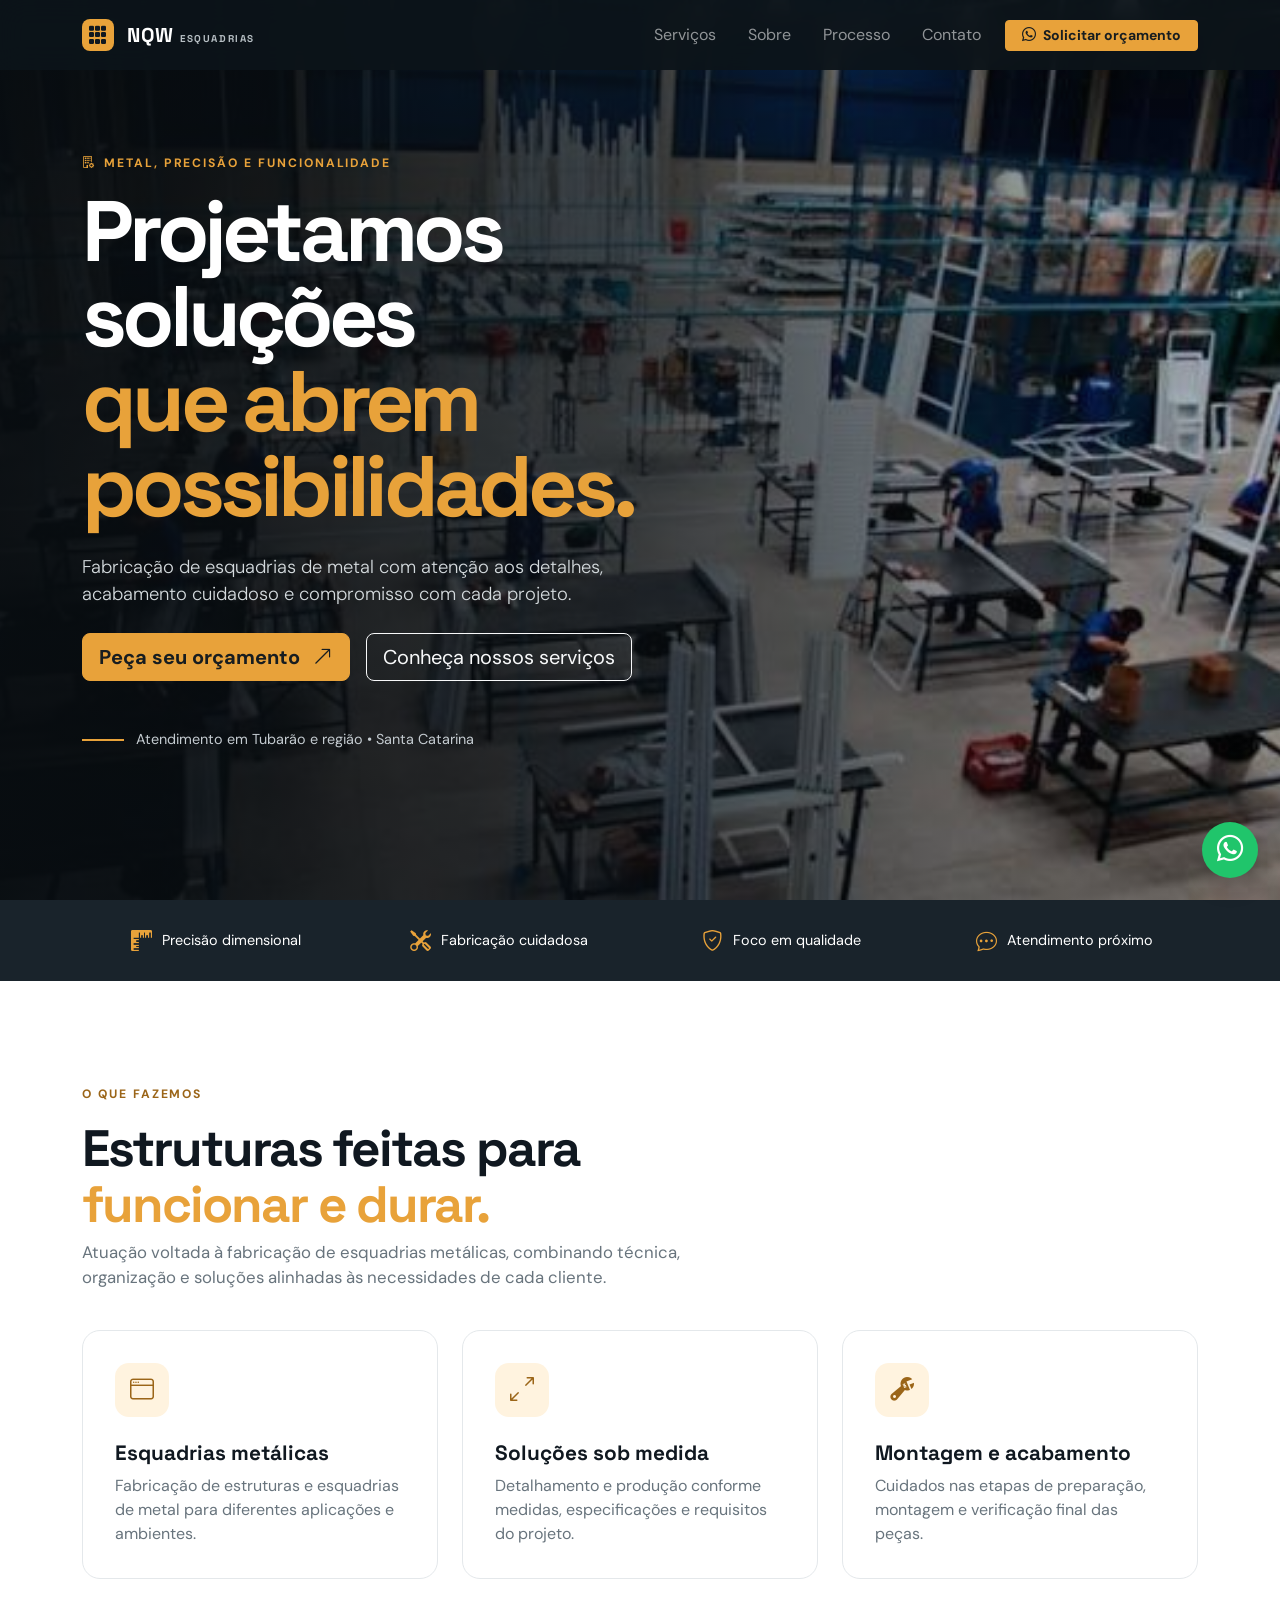
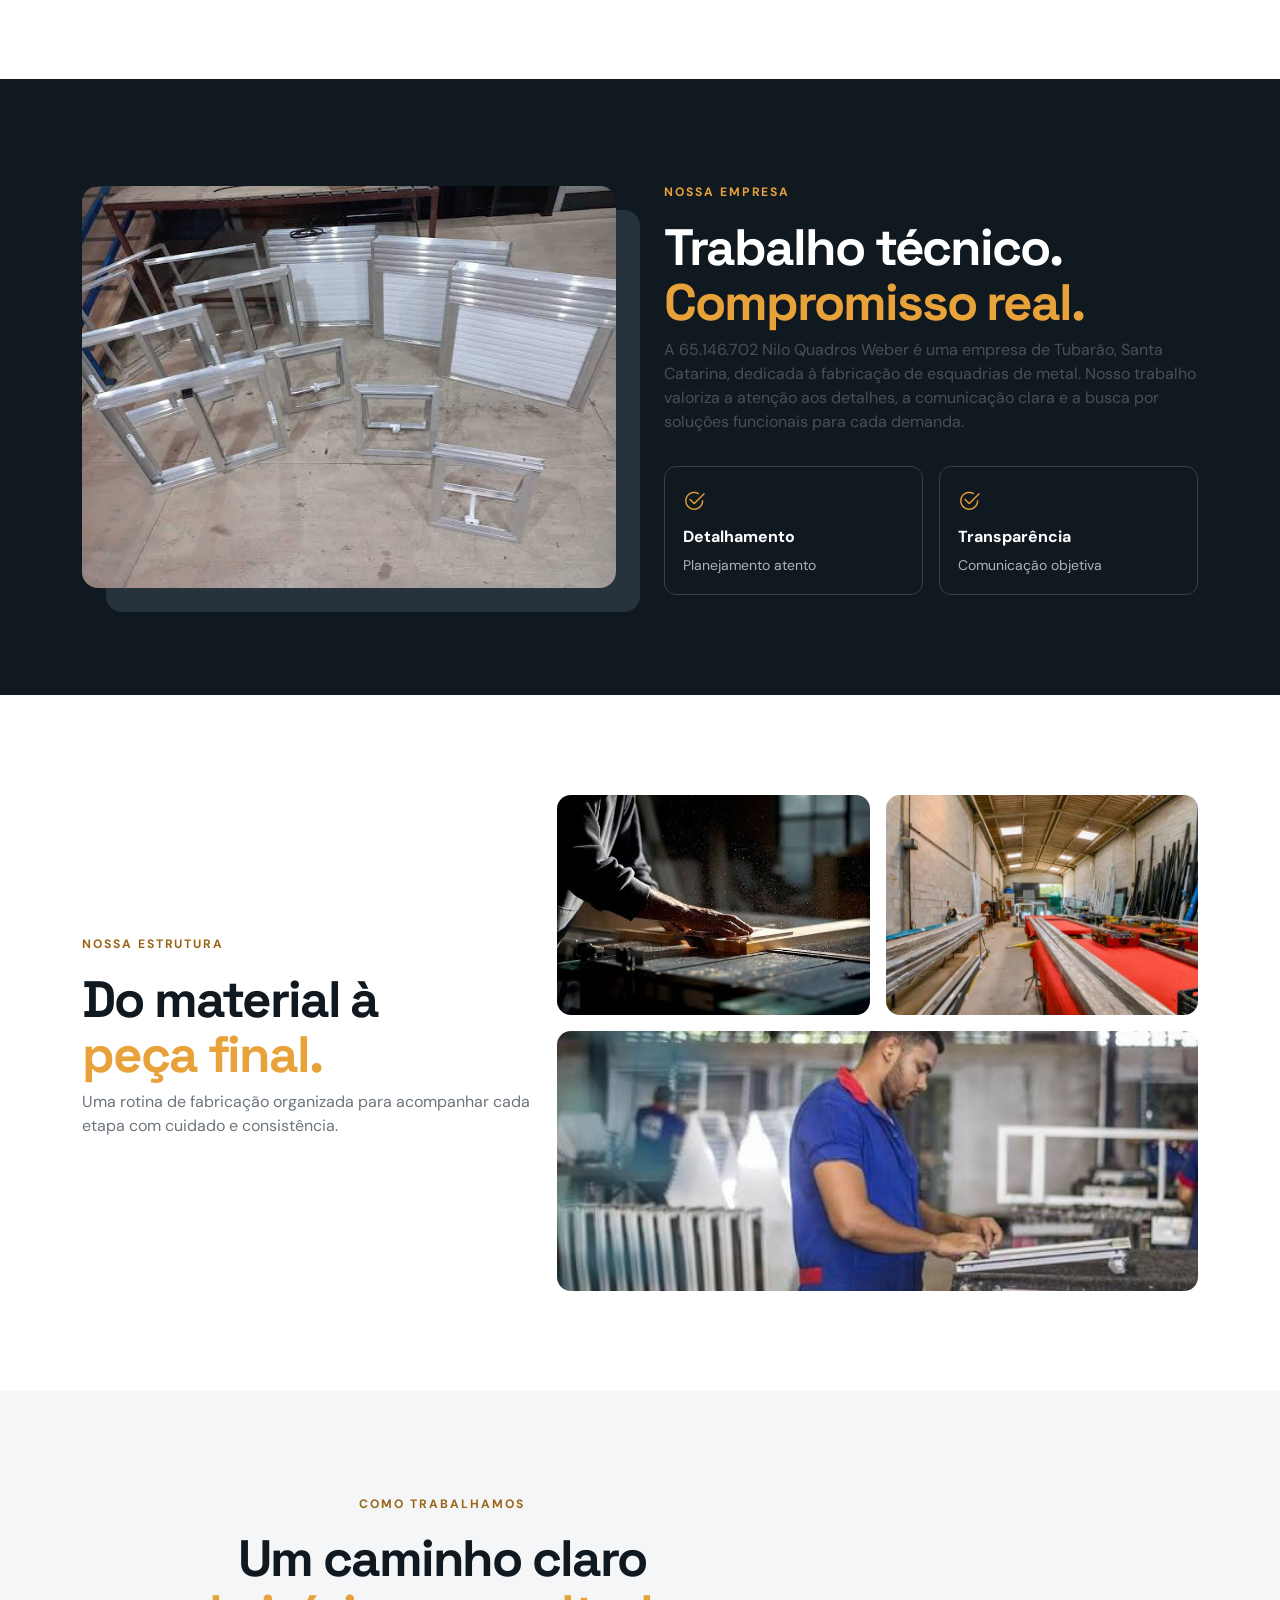
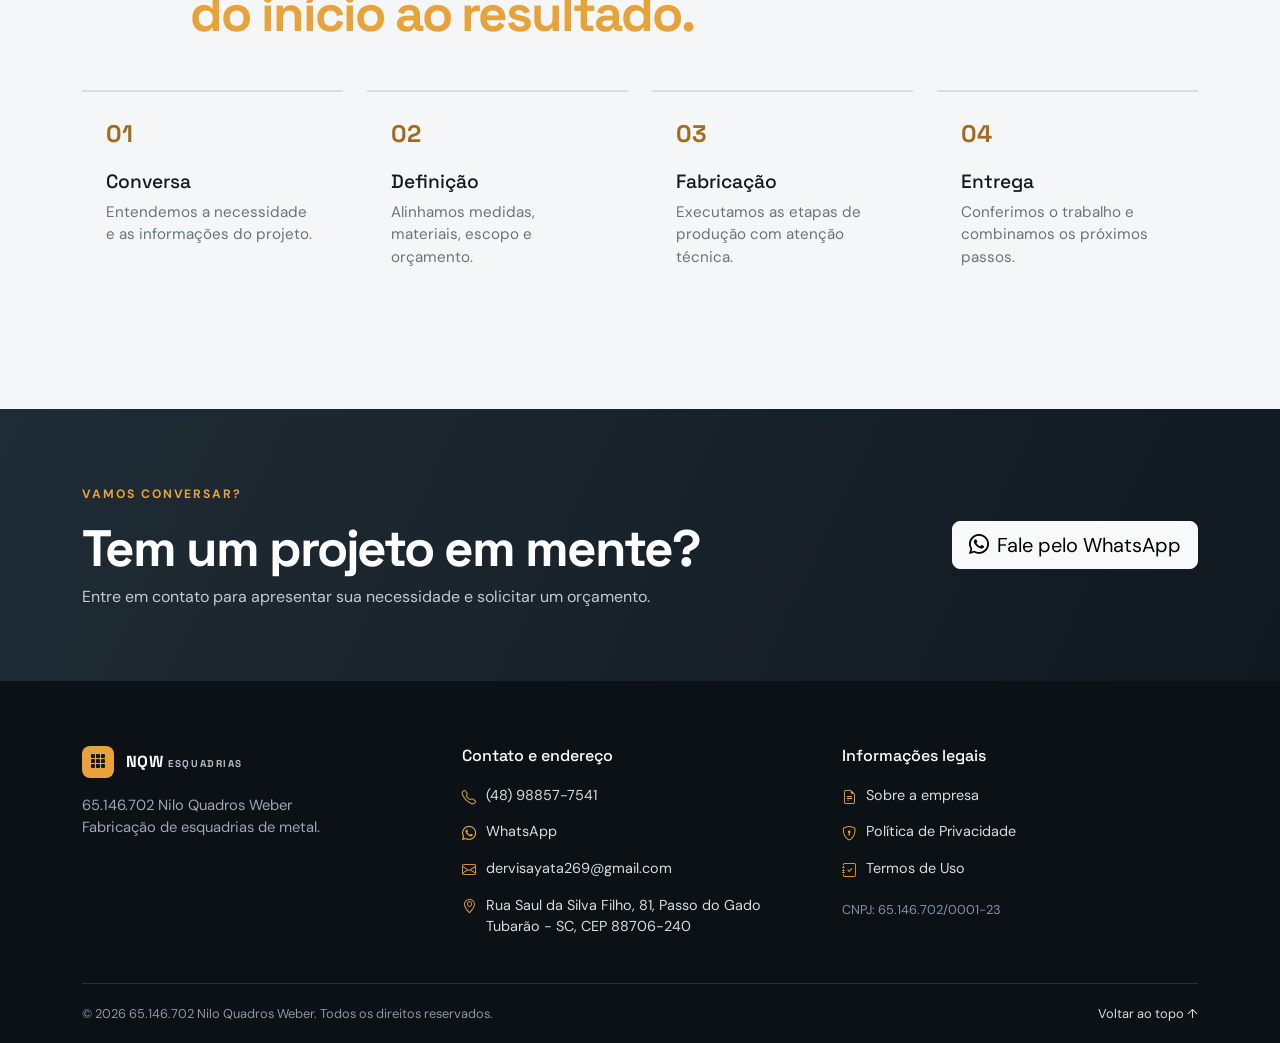
<file: index.html>
<!doctype html>
<html lang="pt-BR">
<head>
  <meta charset="utf-8">
  <meta name="viewport" content="width=device-width, initial-scale=1">
  <meta name="description" content="65.146.702 Nilo Quadros Weber — fabricação de esquadrias de metal em Tubarão, Santa Catarina.">
  <meta name="theme-color" content="#101820">
  <title>65.146.702 Nilo Quadros Weber | Esquadrias de Metal</title>
  <link href="https://cdn.jsdelivr.net/npm/bootstrap@5.3.3/dist/css/bootstrap.min.css" rel="stylesheet">
  <link href="https://cdn.jsdelivr.net/npm/bootstrap-icons@1.11.3/font/bootstrap-icons.min.css" rel="stylesheet">
  <link href="styles.css" rel="stylesheet">
</head>
<body>
<nav class="navbar navbar-expand-lg navbar-dark fixed-top nav-glass">
  <div class="container">
    <a class="navbar-brand fw-bold" href="#inicio"><span class="brand-mark"><i class="bi bi-grid-3x3-gap-fill"></i></span> NQW <span class="brand-sub">ESQUADRIAS</span></a>
    <button class="navbar-toggler" type="button" data-bs-toggle="collapse" data-bs-target="#navMain" aria-label="Abrir menu"><span class="navbar-toggler-icon"></span></button>
    <div class="collapse navbar-collapse" id="navMain">
      <ul class="navbar-nav ms-auto align-items-lg-center gap-lg-3">
        <li class="nav-item"><a class="nav-link" href="#servicos">Serviços</a></li>
        <li class="nav-item"><a class="nav-link" href="#empresa">Sobre</a></li>
        <li class="nav-item"><a class="nav-link" href="#processo">Processo</a></li>
        <li class="nav-item"><a class="nav-link" href="#contato">Contato</a></li>
        <li class="nav-item"><a class="btn btn-accent btn-sm px-3" href="https://wa.me/5548988577541" target="_blank" rel="noopener"><i class="bi bi-whatsapp me-1"></i> Solicitar orçamento</a></li>
      </ul>
    </div>
  </div>
</nav>

<header id="inicio" class="hero">
  <div class="hero-overlay"></div>
  <div class="container hero-content">
    <div class="row align-items-center min-vh-100 py-5">
      <div class="col-lg-8">
        <span class="eyebrow"><i class="bi bi-building-gear me-2"></i>Metal, precisão e funcionalidade</span>
        <h1>Projetamos soluções<br><span>que abrem possibilidades.</span></h1>
        <p class="lead mt-4 mb-4">Fabricação de esquadrias de metal com atenção aos detalhes, acabamento cuidadoso e compromisso com cada projeto.</p>
        <div class="d-flex flex-wrap gap-3">
          <a class="btn btn-accent btn-lg" href="https://wa.me/5548988577541" target="_blank" rel="noopener">Peça seu orçamento <i class="bi bi-arrow-up-right ms-2"></i></a>
          <a class="btn btn-outline-light btn-lg" href="#servicos">Conheça nossos serviços</a>
        </div>
        <div class="hero-note mt-5"><span class="line"></span><span>Atendimento em Tubarão e região • Santa Catarina</span></div>
      </div>
    </div>
  </div>
</header>

<section class="trust-strip">
  <div class="container"><div class="row g-3 text-center">
    <div class="col-6 col-md-3"><i class="bi bi-rulers"></i><span>Precisão dimensional</span></div>
    <div class="col-6 col-md-3"><i class="bi bi-tools"></i><span>Fabricação cuidadosa</span></div>
    <div class="col-6 col-md-3"><i class="bi bi-shield-check"></i><span>Foco em qualidade</span></div>
    <div class="col-6 col-md-3"><i class="bi bi-chat-dots"></i><span>Atendimento próximo</span></div>
  </div></div>
</section>

<section id="servicos" class="section-pad">
  <div class="container">
    <div class="section-heading">
      <span class="eyebrow dark">O que fazemos</span>
      <h2>Estruturas feitas para<br><span>funcionar e durar.</span></h2>
      <p>Atuação voltada à fabricação de esquadrias metálicas, combinando técnica, organização e soluções alinhadas às necessidades de cada cliente.</p>
    </div>
    <div class="row g-4 mt-3">
      <div class="col-md-4"><article class="service-card"><div class="service-icon"><i class="bi bi-window"></i></div><h3>Esquadrias metálicas</h3><p>Fabricação de estruturas e esquadrias de metal para diferentes aplicações e ambientes.</p></article></div>
      <div class="col-md-4"><article class="service-card"><div class="service-icon"><i class="bi bi-arrows-angle-expand"></i></div><h3>Soluções sob medida</h3><p>Detalhamento e produção conforme medidas, especificações e requisitos do projeto.</p></article></div>
      <div class="col-md-4"><article class="service-card"><div class="service-icon"><i class="bi bi-wrench-adjustable"></i></div><h3>Montagem e acabamento</h3><p>Cuidados nas etapas de preparação, montagem e verificação final das peças.</p></article></div>
    </div>
  </div>
</section>

<section id="empresa" class="section-pad section-dark">
  <div class="container"><div class="row align-items-center g-5">
    <div class="col-lg-6"><img class="img-fluid rounded-4 image-shadow" src="assets/equipe.jpg" alt="Profissional trabalhando na fabricação de esquadrias metálicas" loading="lazy"></div>
    <div class="col-lg-6">
      <span class="eyebrow">Nossa empresa</span><h2>Trabalho técnico.<br><span>Compromisso real.</span></h2>
      <p class="text-light-emphasis">A 65.146.702 Nilo Quadros Weber é uma empresa de Tubarão, Santa Catarina, dedicada à fabricação de esquadrias de metal. Nosso trabalho valoriza a atenção aos detalhes, a comunicação clara e a busca por soluções funcionais para cada demanda.</p>
      <div class="row g-3 mt-3">
        <div class="col-6"><div class="mini-feature"><i class="bi bi-check2-circle"></i><strong>Detalhamento</strong><small>Planejamento atento</small></div></div>
        <div class="col-6"><div class="mini-feature"><i class="bi bi-check2-circle"></i><strong>Transparência</strong><small>Comunicação objetiva</small></div></div>
      </div>
    </div>
  </div></div>
</section>

<section class="section-pad">
  <div class="container"><div class="row g-4 align-items-center">
    <div class="col-lg-5"><span class="eyebrow dark">Nossa estrutura</span><h2>Do material à<br><span>peça final.</span></h2><p class="text-secondary">Uma rotina de fabricação organizada para acompanhar cada etapa com cuidado e consistência.</p></div>
    <div class="col-lg-7"><div class="row g-3">
      <div class="col-6"><img class="gallery-img" src="assets/oficina.jpg" alt="Ambiente de oficina para fabricação de esquadrias" loading="lazy"></div>
      <div class="col-6"><img class="gallery-img" src="assets/fabricacao.jpg" alt="Peças metálicas em processo de fabricação" loading="lazy"></div>
      <div class="col-12"><img class="gallery-img wide" src="assets/esquadrias.jpg" alt="Conjunto de esquadrias metálicas fabricadas" loading="lazy"></div>
    </div></div>
  </div></div>
</section>

<section id="processo" class="section-pad process-section">
  <div class="container"><div class="section-heading text-center"><span class="eyebrow dark">Como trabalhamos</span><h2>Um caminho claro<br><span>do início ao resultado.</span></h2></div>
    <div class="row g-4 mt-4">
      <div class="col-md-3"><div class="process-step"><span>01</span><h3>Conversa</h3><p>Entendemos a necessidade e as informações do projeto.</p></div></div>
      <div class="col-md-3"><div class="process-step"><span>02</span><h3>Definição</h3><p>Alinhamos medidas, materiais, escopo e orçamento.</p></div></div>
      <div class="col-md-3"><div class="process-step"><span>03</span><h3>Fabricação</h3><p>Executamos as etapas de produção com atenção técnica.</p></div></div>
      <div class="col-md-3"><div class="process-step"><span>04</span><h3>Entrega</h3><p>Conferimos o trabalho e combinamos os próximos passos.</p></div></div>
    </div>
  </div>
</section>

<section id="contato" class="cta-section">
  <div class="container"><div class="row align-items-center g-4"><div class="col-lg-8"><span class="eyebrow">Vamos conversar?</span><h2>Tem um projeto em mente?</h2><p class="mb-0">Entre em contato para apresentar sua necessidade e solicitar um orçamento.</p></div><div class="col-lg-4 text-lg-end"><a class="btn btn-light btn-lg" href="https://wa.me/5548988577541" target="_blank" rel="noopener"><i class="bi bi-whatsapp me-2"></i>Fale pelo WhatsApp</a></div></div></div>
</section>

<footer class="footer">
  <div class="container">
    <div class="row g-4">
      <div class="col-lg-4"><a class="navbar-brand fw-bold text-white" href="#inicio"><span class="brand-mark"><i class="bi bi-grid-3x3-gap-fill"></i></span> NQW <span class="brand-sub">ESQUADRIAS</span></a><p class="footer-about mt-3">65.146.702 Nilo Quadros Weber<br>Fabricação de esquadrias de metal.</p></div>
      <div class="col-sm-6 col-lg-4"><h3>Contato e endereço</h3><ul class="footer-list">
        <li><i class="bi bi-telephone"></i><a href="tel:+5548988577541">(48) 98857-7541</a></li>
        <li><i class="bi bi-whatsapp"></i><a href="https://wa.me/5548988577541" target="_blank" rel="noopener">WhatsApp</a></li>
        <li><i class="bi bi-envelope"></i><a href="mailto:dervisayata269@gmail.com">dervisayata269@gmail.com</a></li>
        <li><i class="bi bi-geo-alt"></i><span>Rua Saul da Silva Filho, 81, Passo do Gado<br>Tubarão - SC, CEP 88706-240</span></li>
      </ul></div>
      <div class="col-sm-6 col-lg-4"><h3>Informações legais</h3><ul class="footer-list">
        <li><i class="bi bi-file-earmark-text"></i><a href="sobre.html">Sobre a empresa</a></li>
        <li><i class="bi bi-shield-lock"></i><a href="privacidade.html">Política de Privacidade</a></li>
        <li><i class="bi bi-journal-check"></i><a href="termos.html">Termos de Uso</a></li>
      </ul><p class="cnpj">CNPJ: 65.146.702/0001-23</p></div>
    </div>
    <div class="footer-bottom"><span>© <span id="year"></span> 65.146.702 Nilo Quadros Weber. Todos os direitos reservados.</span><a href="#inicio">Voltar ao topo ↑</a></div>
  </div>
</footer>
<a class="whatsapp-float" href="https://wa.me/5548988577541" target="_blank" rel="noopener" aria-label="Contato pelo WhatsApp"><i class="bi bi-whatsapp"></i></a>
<script src="https://cdn.jsdelivr.net/npm/bootstrap@5.3.3/dist/js/bootstrap.bundle.min.js"></script><script>document.getElementById('year').textContent=new Date().getFullYear();</script>
</body></html>
</file>
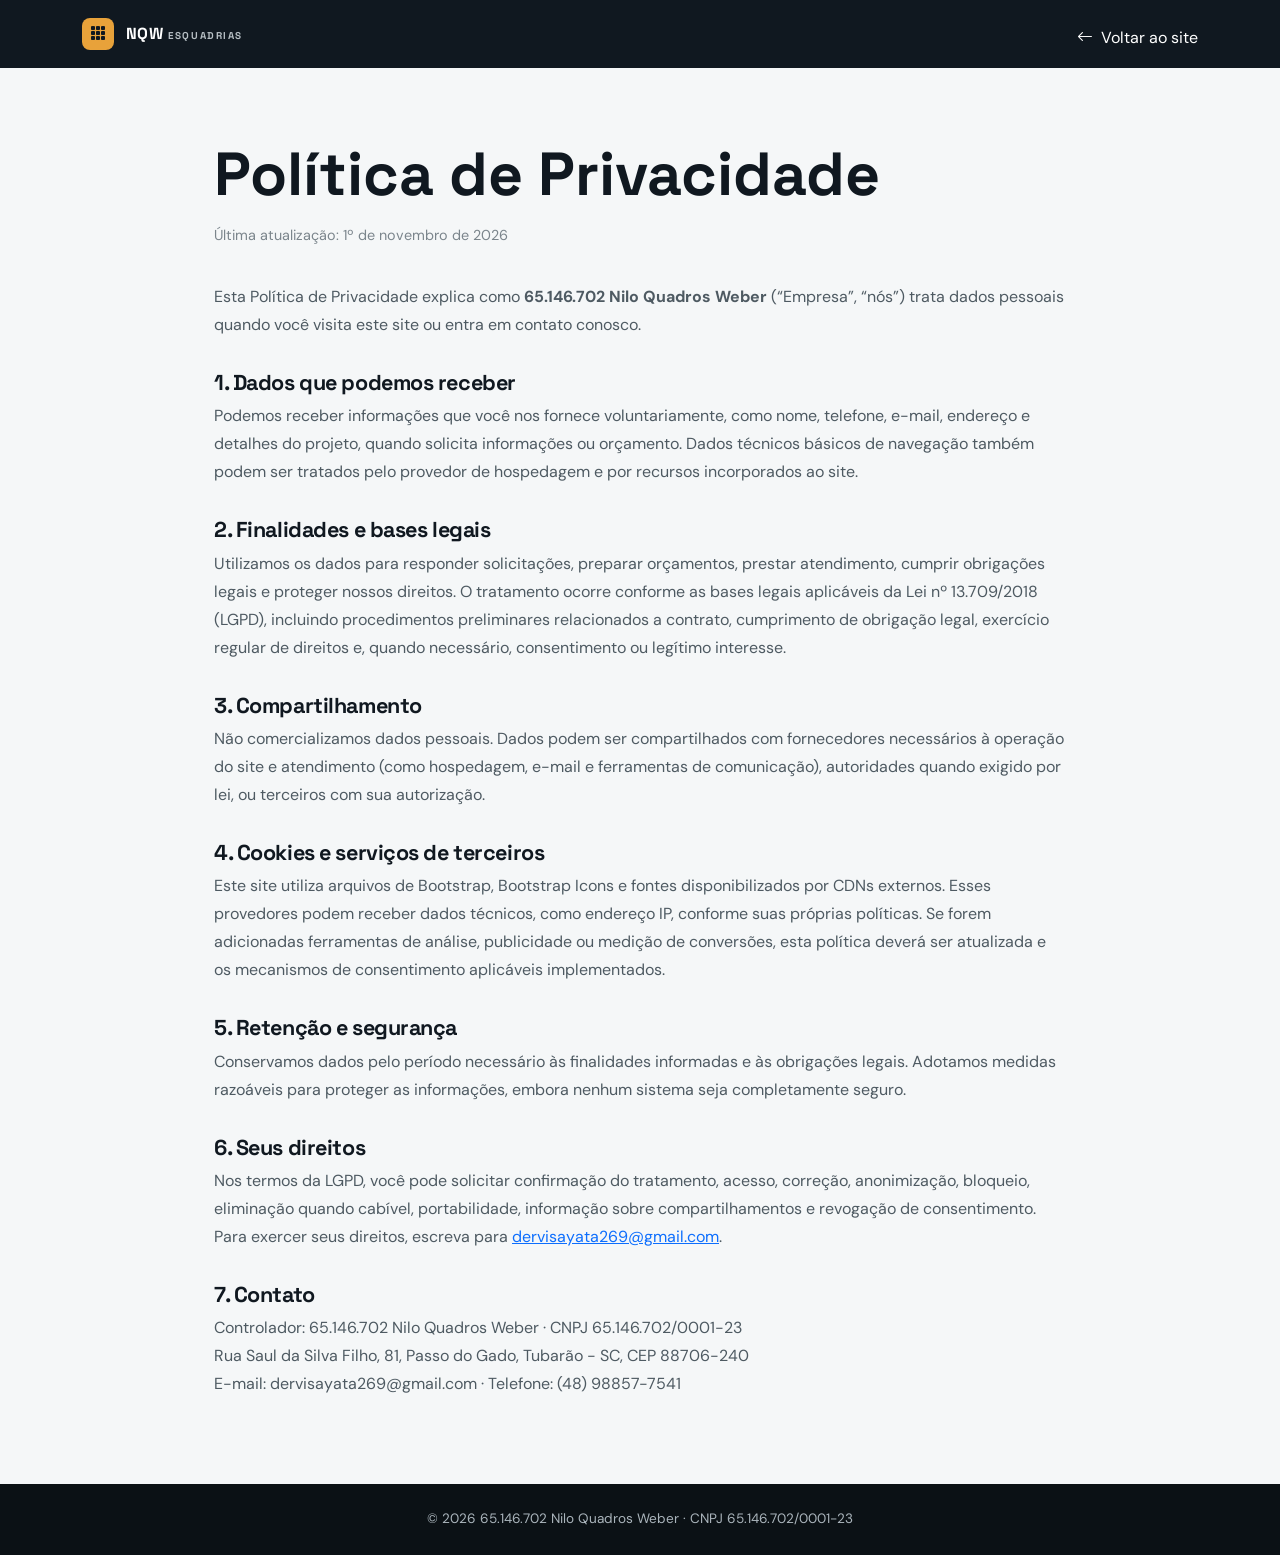
<file: privacidade.html>
<!doctype html><html lang="pt-BR"><head><meta charset="utf-8"><meta name="viewport" content="width=device-width, initial-scale=1"><title>Política de Privacidade | 65.146.702 Nilo Quadros Weber</title><link href="https://cdn.jsdelivr.net/npm/bootstrap@5.3.3/dist/css/bootstrap.min.css" rel="stylesheet"><link href="https://cdn.jsdelivr.net/npm/bootstrap-icons@1.11.3/font/bootstrap-icons.min.css" rel="stylesheet"><link href="styles.css" rel="stylesheet"></head><body class="legal-page"><nav class="legal-nav"><div class="container"><a class="navbar-brand fw-bold text-white" href="index.html"><span class="brand-mark"><i class="bi bi-grid-3x3-gap-fill"></i></span> NQW <span class="brand-sub">ESQUADRIAS</span></a><a class="float-end text-white text-decoration-none mt-2" href="index.html"><i class="bi bi-arrow-left me-1"></i> Voltar ao site</a></div></nav><main class="legal-content">
<h1>Política de Privacidade</h1><p class="updated">Última atualização: 1º de novembro de 2026</p>
<p>Esta Política de Privacidade explica como <strong>65.146.702 Nilo Quadros Weber</strong> (“Empresa”, “nós”) trata dados pessoais quando você visita este site ou entra em contato conosco.</p>
<h2>1. Dados que podemos receber</h2><p>Podemos receber informações que você nos fornece voluntariamente, como nome, telefone, e-mail, endereço e detalhes do projeto, quando solicita informações ou orçamento. Dados técnicos básicos de navegação também podem ser tratados pelo provedor de hospedagem e por recursos incorporados ao site.</p>
<h2>2. Finalidades e bases legais</h2><p>Utilizamos os dados para responder solicitações, preparar orçamentos, prestar atendimento, cumprir obrigações legais e proteger nossos direitos. O tratamento ocorre conforme as bases legais aplicáveis da Lei nº 13.709/2018 (LGPD), incluindo procedimentos preliminares relacionados a contrato, cumprimento de obrigação legal, exercício regular de direitos e, quando necessário, consentimento ou legítimo interesse.</p>
<h2>3. Compartilhamento</h2><p>Não comercializamos dados pessoais. Dados podem ser compartilhados com fornecedores necessários à operação do site e atendimento (como hospedagem, e-mail e ferramentas de comunicação), autoridades quando exigido por lei, ou terceiros com sua autorização.</p>
<h2>4. Cookies e serviços de terceiros</h2><p>Este site utiliza arquivos de Bootstrap, Bootstrap Icons e fontes disponibilizados por CDNs externos. Esses provedores podem receber dados técnicos, como endereço IP, conforme suas próprias políticas. Se forem adicionadas ferramentas de análise, publicidade ou medição de conversões, esta política deverá ser atualizada e os mecanismos de consentimento aplicáveis implementados.</p>
<h2>5. Retenção e segurança</h2><p>Conservamos dados pelo período necessário às finalidades informadas e às obrigações legais. Adotamos medidas razoáveis para proteger as informações, embora nenhum sistema seja completamente seguro.</p>
<h2>6. Seus direitos</h2><p>Nos termos da LGPD, você pode solicitar confirmação do tratamento, acesso, correção, anonimização, bloqueio, eliminação quando cabível, portabilidade, informação sobre compartilhamentos e revogação de consentimento. Para exercer seus direitos, escreva para <a href="mailto:dervisayata269@gmail.com">dervisayata269@gmail.com</a>.</p>
<h2>7. Contato</h2><p>Controlador: 65.146.702 Nilo Quadros Weber · CNPJ 65.146.702/0001-23<br>Rua Saul da Silva Filho, 81, Passo do Gado, Tubarão - SC, CEP 88706-240<br>E-mail: dervisayata269@gmail.com · Telefone: (48) 98857-7541</p>
</main><footer class="legal-footer">© 2026 65.146.702 Nilo Quadros Weber · CNPJ 65.146.702/0001-23</footer></body></html>
</file>
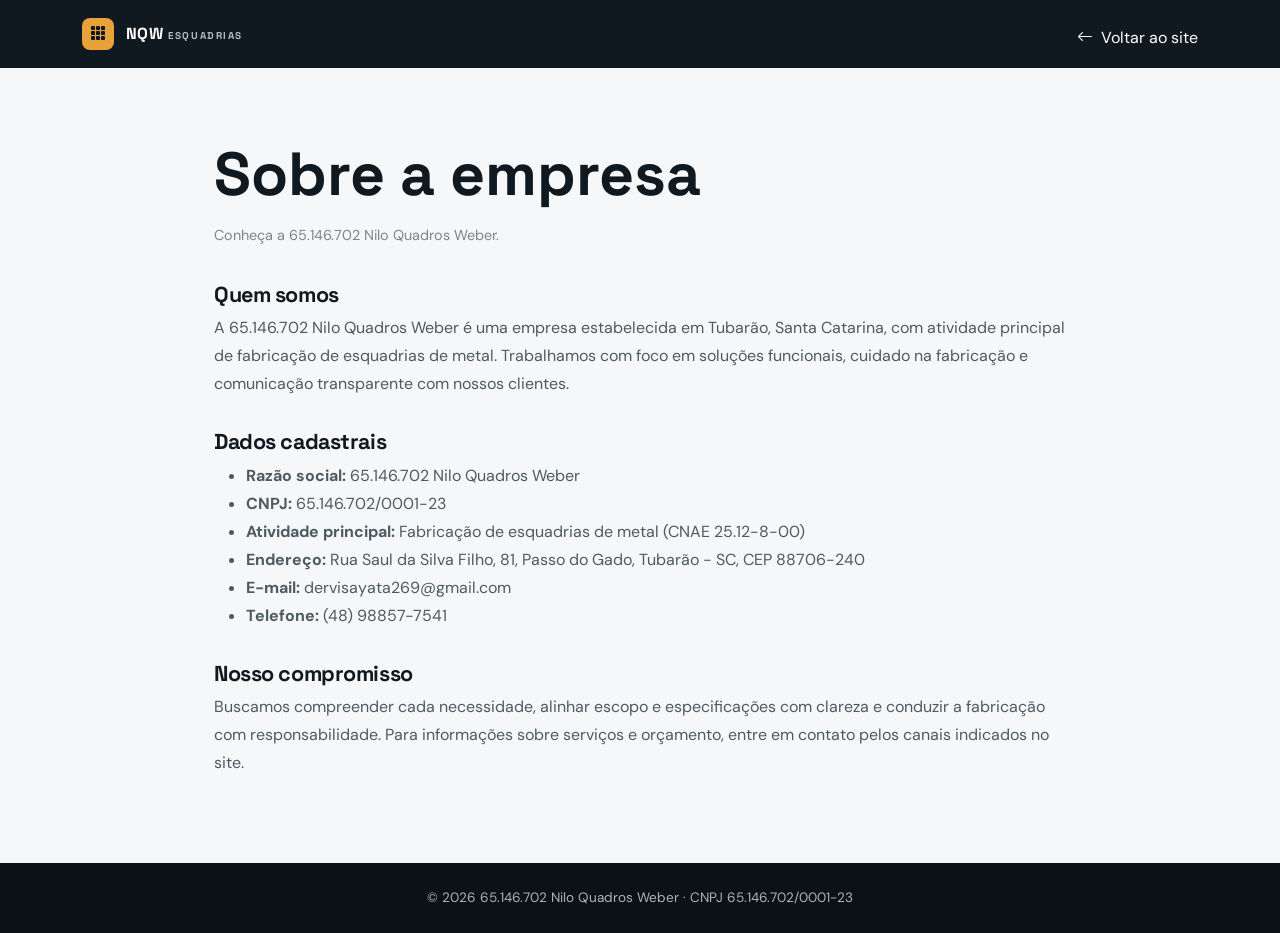
<file: sobre.html>
<!doctype html><html lang="pt-BR"><head><meta charset="utf-8"><meta name="viewport" content="width=device-width, initial-scale=1"><title>Sobre | 65.146.702 Nilo Quadros Weber</title><link href="https://cdn.jsdelivr.net/npm/bootstrap@5.3.3/dist/css/bootstrap.min.css" rel="stylesheet"><link href="https://cdn.jsdelivr.net/npm/bootstrap-icons@1.11.3/font/bootstrap-icons.min.css" rel="stylesheet"><link href="styles.css" rel="stylesheet"></head><body class="legal-page"><nav class="legal-nav"><div class="container"><a class="navbar-brand fw-bold text-white" href="index.html"><span class="brand-mark"><i class="bi bi-grid-3x3-gap-fill"></i></span> NQW <span class="brand-sub">ESQUADRIAS</span></a><a class="float-end text-white text-decoration-none mt-2" href="index.html"><i class="bi bi-arrow-left me-1"></i> Voltar ao site</a></div></nav><main class="legal-content">
<h1>Sobre a empresa</h1><p class="updated">Conheça a 65.146.702 Nilo Quadros Weber.</p>
<h2>Quem somos</h2><p>A 65.146.702 Nilo Quadros Weber é uma empresa estabelecida em Tubarão, Santa Catarina, com atividade principal de fabricação de esquadrias de metal. Trabalhamos com foco em soluções funcionais, cuidado na fabricação e comunicação transparente com nossos clientes.</p>
<h2>Dados cadastrais</h2><ul><li><strong>Razão social:</strong> 65.146.702 Nilo Quadros Weber</li><li><strong>CNPJ:</strong> 65.146.702/0001-23</li><li><strong>Atividade principal:</strong> Fabricação de esquadrias de metal (CNAE 25.12-8-00)</li><li><strong>Endereço:</strong> Rua Saul da Silva Filho, 81, Passo do Gado, Tubarão - SC, CEP 88706-240</li><li><strong>E-mail:</strong> dervisayata269@gmail.com</li><li><strong>Telefone:</strong> (48) 98857-7541</li></ul>
<h2>Nosso compromisso</h2><p>Buscamos compreender cada necessidade, alinhar escopo e especificações com clareza e conduzir a fabricação com responsabilidade. Para informações sobre serviços e orçamento, entre em contato pelos canais indicados no site.</p></main><footer class="legal-footer">© 2026 65.146.702 Nilo Quadros Weber · CNPJ 65.146.702/0001-23</footer></body></html>
</file>
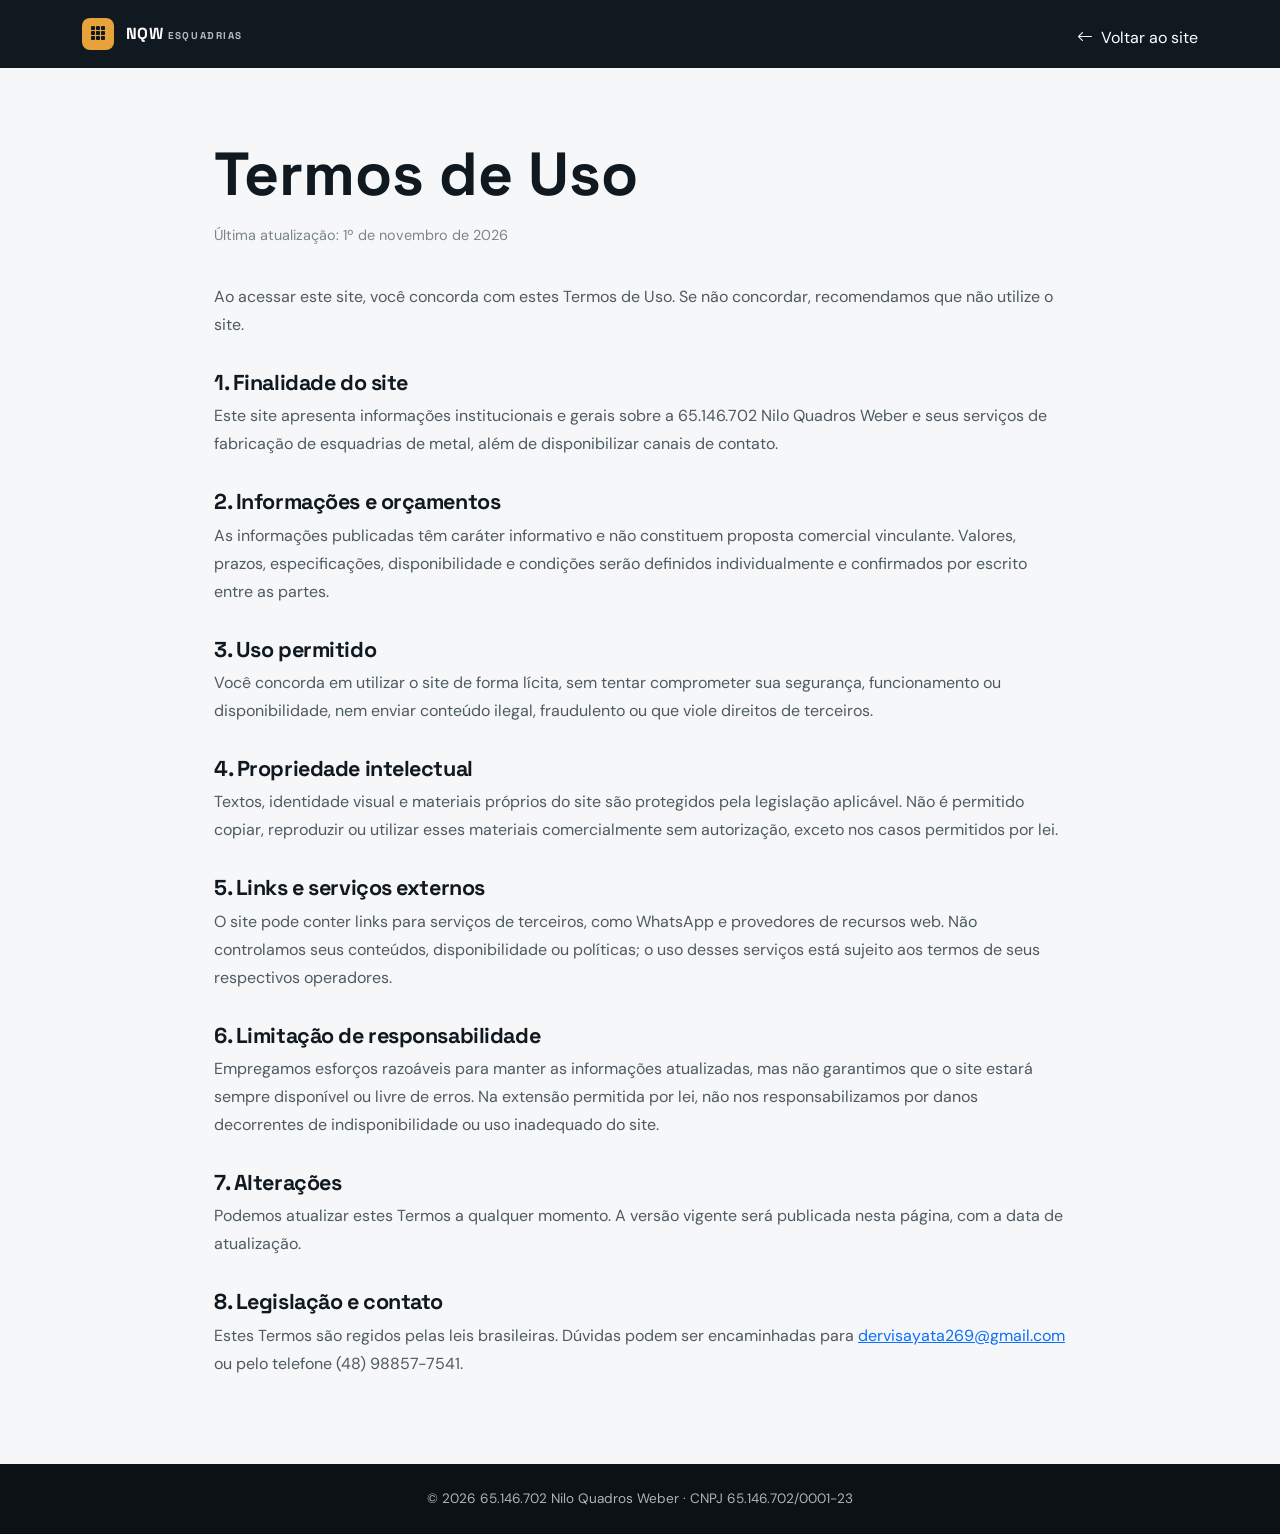
<file: termos.html>
<!doctype html><html lang="pt-BR"><head><meta charset="utf-8"><meta name="viewport" content="width=device-width, initial-scale=1"><title>Termos de Uso | 65.146.702 Nilo Quadros Weber</title><link href="https://cdn.jsdelivr.net/npm/bootstrap@5.3.3/dist/css/bootstrap.min.css" rel="stylesheet"><link href="https://cdn.jsdelivr.net/npm/bootstrap-icons@1.11.3/font/bootstrap-icons.min.css" rel="stylesheet"><link href="styles.css" rel="stylesheet"></head><body class="legal-page"><nav class="legal-nav"><div class="container"><a class="navbar-brand fw-bold text-white" href="index.html"><span class="brand-mark"><i class="bi bi-grid-3x3-gap-fill"></i></span> NQW <span class="brand-sub">ESQUADRIAS</span></a><a class="float-end text-white text-decoration-none mt-2" href="index.html"><i class="bi bi-arrow-left me-1"></i> Voltar ao site</a></div></nav><main class="legal-content">
<h1>Termos de Uso</h1><p class="updated">Última atualização: 1º de novembro de 2026</p>
<p>Ao acessar este site, você concorda com estes Termos de Uso. Se não concordar, recomendamos que não utilize o site.</p>
<h2>1. Finalidade do site</h2><p>Este site apresenta informações institucionais e gerais sobre a 65.146.702 Nilo Quadros Weber e seus serviços de fabricação de esquadrias de metal, além de disponibilizar canais de contato.</p>
<h2>2. Informações e orçamentos</h2><p>As informações publicadas têm caráter informativo e não constituem proposta comercial vinculante. Valores, prazos, especificações, disponibilidade e condições serão definidos individualmente e confirmados por escrito entre as partes.</p>
<h2>3. Uso permitido</h2><p>Você concorda em utilizar o site de forma lícita, sem tentar comprometer sua segurança, funcionamento ou disponibilidade, nem enviar conteúdo ilegal, fraudulento ou que viole direitos de terceiros.</p>
<h2>4. Propriedade intelectual</h2><p>Textos, identidade visual e materiais próprios do site são protegidos pela legislação aplicável. Não é permitido copiar, reproduzir ou utilizar esses materiais comercialmente sem autorização, exceto nos casos permitidos por lei.</p>
<h2>5. Links e serviços externos</h2><p>O site pode conter links para serviços de terceiros, como WhatsApp e provedores de recursos web. Não controlamos seus conteúdos, disponibilidade ou políticas; o uso desses serviços está sujeito aos termos de seus respectivos operadores.</p>
<h2>6. Limitação de responsabilidade</h2><p>Empregamos esforços razoáveis para manter as informações atualizadas, mas não garantimos que o site estará sempre disponível ou livre de erros. Na extensão permitida por lei, não nos responsabilizamos por danos decorrentes de indisponibilidade ou uso inadequado do site.</p>
<h2>7. Alterações</h2><p>Podemos atualizar estes Termos a qualquer momento. A versão vigente será publicada nesta página, com a data de atualização.</p>
<h2>8. Legislação e contato</h2><p>Estes Termos são regidos pelas leis brasileiras. Dúvidas podem ser encaminhadas para <a href="mailto:dervisayata269@gmail.com">dervisayata269@gmail.com</a> ou pelo telefone (48) 98857-7541.</p>
</main><footer class="legal-footer">© 2026 65.146.702 Nilo Quadros Weber · CNPJ 65.146.702/0001-23</footer></body></html>
</file>
<file: styles.css>
@import url('https://fonts.googleapis.com/css2?family=DM+Sans:wght@400;500;600;700&family=Space+Grotesk:wght@400;500;600;700&display=swap');
:root{--ink:#101820;--steel:#202c35;--accent:#e8a23a;--muted:#68747d;--light:#f4f6f7}
*{box-sizing:border-box}html{scroll-behavior:smooth;scroll-padding-top:80px}body{font-family:'DM Sans',sans-serif;color:var(--ink)}h1,h2,h3,.navbar-brand{font-family:'Space Grotesk',sans-serif}h2{font-size:clamp(2.2rem,4vw,3.5rem);font-weight:700;line-height:1.08;letter-spacing:-.04em}h2 span,h1 span{color:var(--accent)}.nav-glass{background:rgba(13,20,25,.92);backdrop-filter:blur(14px);padding:14px 0}.navbar-brand{letter-spacing:.04em}.brand-mark{display:inline-grid;place-items:center;width:32px;height:32px;background:var(--accent);color:var(--ink);border-radius:8px;margin-right:7px}.brand-sub{font-size:.62rem;letter-spacing:.16em;color:#b8c0c5}.btn-accent{background:var(--accent);color:#171d20;border:1px solid var(--accent);font-weight:700}.btn-accent:hover{background:#f2b65e;border-color:#f2b65e;color:#171d20}.hero{position:relative;background:#101820 url('assets/hero.jpg') center/cover no-repeat;color:white}.hero-overlay{position:absolute;inset:0;background:linear-gradient(90deg,rgba(8,13,17,.94) 0%,rgba(8,13,17,.76) 48%,rgba(8,13,17,.18) 100%)}.hero-content{position:relative;z-index:1}.hero h1{font-size:clamp(3rem,6.7vw,6.2rem);font-weight:700;line-height:.99;letter-spacing:-.055em}.hero .lead{max-width:620px;color:#d4dadd;font-size:1.15rem}.eyebrow{display:inline-block;color:var(--accent);text-transform:uppercase;font-size:.76rem;font-weight:700;letter-spacing:.16em;margin-bottom:18px}.eyebrow.dark{color:#9b6518}.hero-note{display:flex;align-items:center;gap:12px;color:#c4cbd0;font-size:.9rem}.hero-note .line{width:42px;height:2px;background:var(--accent)}.trust-strip{background:#19232b;color:#fff;padding:25px 0}.trust-strip .col-6{display:flex;align-items:center;justify-content:center;gap:10px;font-size:.9rem}.trust-strip i{font-size:1.3rem;color:var(--accent)}.section-pad{padding:100px 0}.section-heading{max-width:720px}.section-heading p{max-width:620px;color:var(--muted);font-size:1.05rem}.service-card{height:100%;padding:32px;border:1px solid #e4e8eb;border-radius:18px;transition:.25s;background:#fff}.service-card:hover{transform:translateY(-6px);box-shadow:0 18px 45px #10182012;border-color:#e6b45f}.service-icon{width:54px;height:54px;display:grid;place-items:center;border-radius:14px;background:#fff3df;color:#9b6518;font-size:1.5rem;margin-bottom:24px}.service-card h3{font-size:1.3rem;font-weight:700}.service-card p{color:var(--muted);margin-bottom:0}.section-dark{background:var(--ink);color:#fff}.section-dark h2 span{color:var(--accent)}.image-shadow{box-shadow:24px 24px 0 #26333c}.mini-feature{padding:18px;border:1px solid #34414a;border-radius:12px;display:flex;flex-direction:column;gap:6px}.mini-feature i{color:var(--accent);font-size:1.4rem}.mini-feature small{color:#aab4bb}.gallery-img{width:100%;height:220px;object-fit:cover;border-radius:14px}.gallery-img.wide{height:260px}.process-section{background:var(--light)}.process-step{padding:24px;border-top:2px solid #d8dde0;height:100%}.process-step span{color:#a36b1b;font-family:'Space Grotesk';font-size:1.5rem;font-weight:700}.process-step h3{font-size:1.2rem;margin-top:18px}.process-step p{color:var(--muted);font-size:.95rem}.cta-section{background:linear-gradient(115deg,#202c35,#101820);color:#fff;padding:72px 0}.cta-section h2{font-size:clamp(2.2rem,4vw,3.4rem)}.cta-section p{color:#c2cbd1}.footer{background:#0b1115;color:#d6dde1;padding:65px 0 20px}.footer h3{font-size:1rem;color:#fff;margin-bottom:20px}.footer-about{color:#9da8af;font-size:.92rem}.footer-list{list-style:none;padding:0;margin:0;display:flex;flex-direction:column;gap:13px;font-size:.9rem}.footer-list li{display:flex;align-items:flex-start;gap:10px}.footer-list i{color:var(--accent);margin-top:2px}.footer a{color:#d6dde1;text-decoration:none}.footer a:hover{color:var(--accent)}.cnpj{font-size:.8rem;color:#87939b;margin-top:18px}.footer-bottom{border-top:1px solid #263139;margin-top:45px;padding-top:20px;display:flex;justify-content:space-between;gap:15px;font-size:.8rem;color:#8c989f}.whatsapp-float{position:fixed;right:22px;bottom:22px;width:56px;height:56px;border-radius:50%;display:grid;place-items:center;background:#20c56b;color:white;font-size:1.65rem;z-index:1000;box-shadow:0 8px 25px #0003;text-decoration:none}.whatsapp-float:hover{color:white;transform:translateY(-2px)}
.legal-page{background:#f5f7f8;min-height:100vh}.legal-nav{background:var(--ink);padding:18px 0}.legal-content{max-width:900px;margin:0 auto;padding:70px 24px}.legal-content h1{font-size:clamp(2.3rem,5vw,3.8rem);font-weight:700;margin-bottom:12px}.legal-content h2{font-size:1.35rem;margin-top:32px;letter-spacing:-.02em}.legal-content p,.legal-content li{color:#4e5a62;line-height:1.75}.legal-content .updated{color:#7b858c;font-size:.9rem;margin-bottom:35px}.legal-footer{background:#0b1115;color:#aab4bb;padding:25px;text-align:center;font-size:.85rem}
@media(max-width:767px){.section-pad{padding:70px 0}.hero h1{font-size:3.2rem}.hero-overlay{background:linear-gradient(90deg,rgba(8,13,17,.92),rgba(8,13,17,.65))}.trust-strip .col-6{font-size:.78rem}.gallery-img{height:160px}.gallery-img.wide{height:190px}.footer-bottom{flex-direction:column}.image-shadow{box-shadow:12px 12px 0 #26333c}}
</file>
